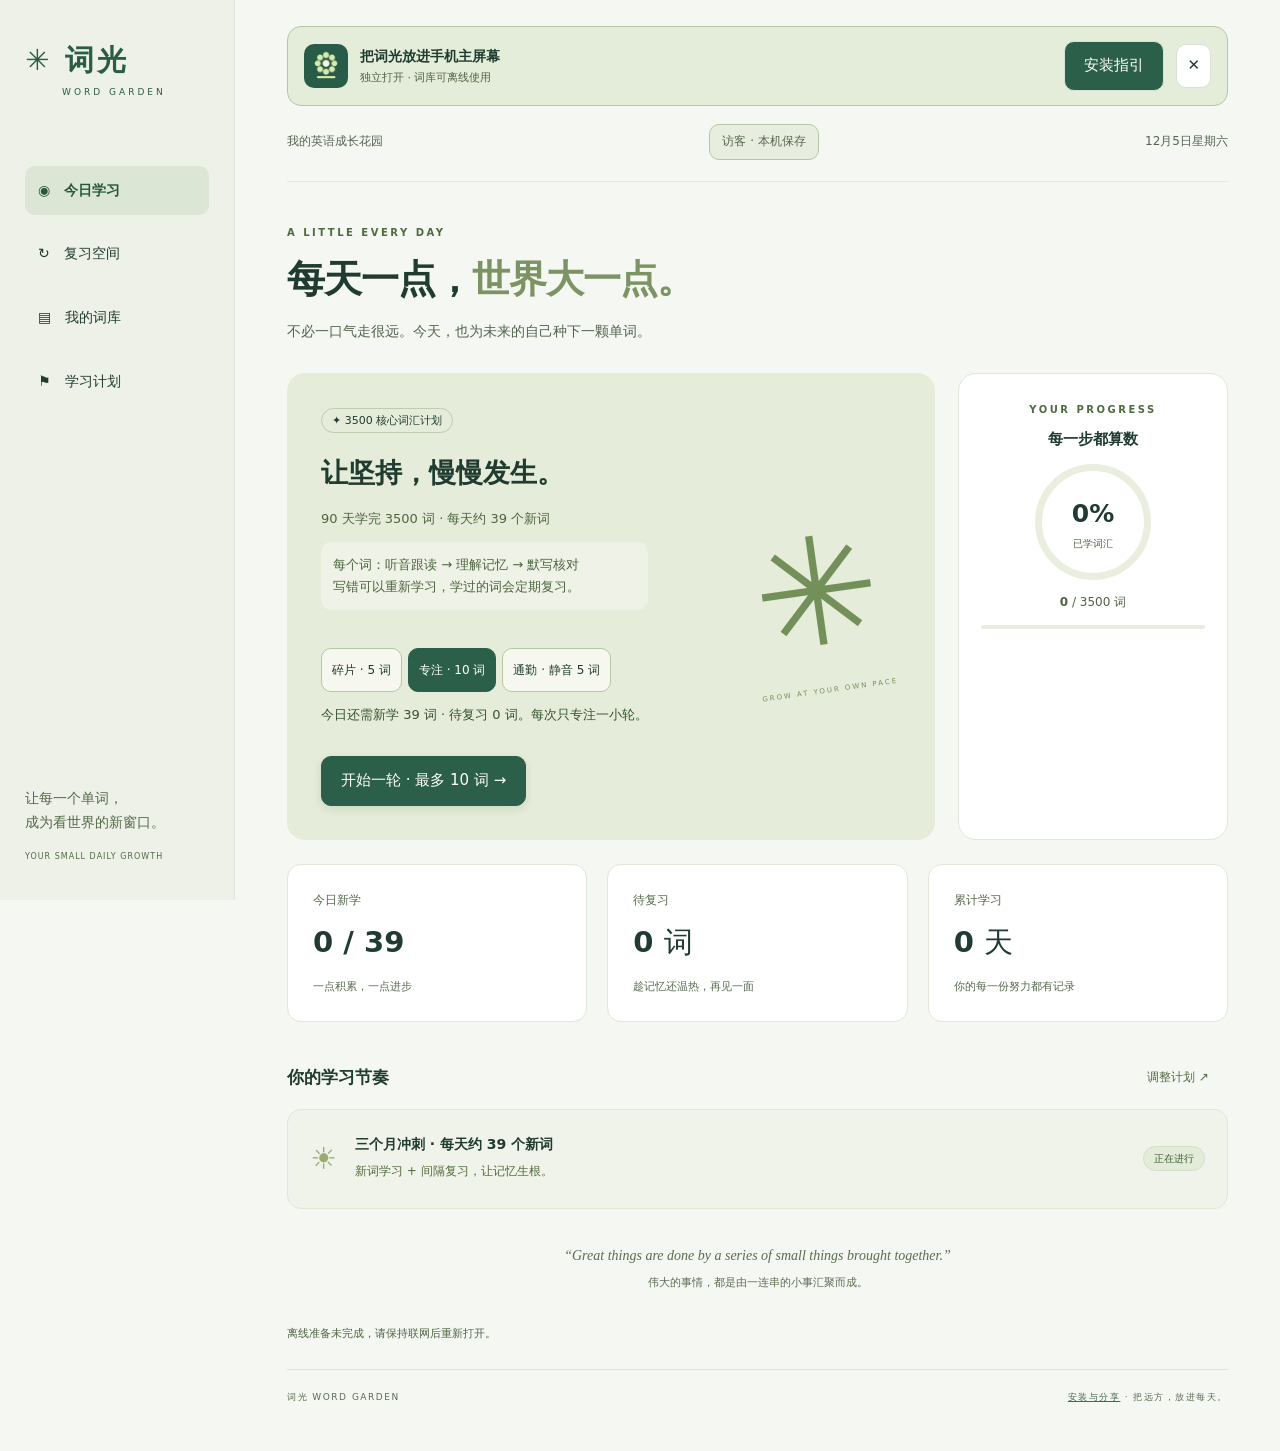
<file: index.html>
<!doctype html><html lang="zh-CN"><head><meta charset="UTF-8"><meta name="viewport" content="width=device-width,initial-scale=1"><meta name="theme-color" content="#285c48"><link rel="manifest" href="manifest.webmanifest"><link rel="apple-touch-icon" href="icons/icon-180.png"><link rel="icon" href="icons/icon-192.png"><meta name="apple-mobile-web-app-capable" content="yes"><meta name="apple-mobile-web-app-status-bar-style" content="default"><meta name="apple-mobile-web-app-title" content="词光"><title>词光 · 每天一点，世界大一点</title><link rel="stylesheet" href="style.css"></head><body><aside><a class="brand" href="#">✳ <b>词光</b><small>WORD GARDEN</small></a><nav><button data-tab="today" class="active">◉　今日学习</button><button data-tab="review">↻　复习空间</button><button data-tab="library">▤　我的词库</button><button data-tab="plan">⚑　学习计划</button></nav><div class="aside-bottom">让每一个单词，<br>成为看世界的新窗口。<small>YOUR SMALL DAILY GROWTH</small></div></aside><main><div id="installBanner" class="install-banner" hidden><img src="icons/icon-192.png" alt="" width="44" height="44"><div><b>把词光放进手机主屏幕</b><small>独立打开 · 词库可离线使用</small></div><button id="installApp">安装指引</button><button id="dismissInstall" aria-label="暂时关闭安装提示">✕</button></div><div id="updateBanner" class="install-banner" hidden role="status"><span>新版本已准备好。先完成本轮学习，再更新。</span><button id="applyUpdate">更新应用</button></div><header><span>我的英语成长花园</span><button id="accountOpen" class="account-button">访客 · 本机保存</button><span class="date"></span></header><section id="today"><div class="eyebrow">A LITTLE EVERY DAY</div><h1>每天一点，<span>世界大一点。</span></h1><p class="intro">不必一口气走很远。今天，也为未来的自己种下一颗单词。</p><div class="dashboard"><article class="hero"><div><span class="pill">✦ 3500 核心词汇计划</span><h2>让坚持，慢慢发生。</h2><p id="heroCopy"></p><p class="learning-help">每个词：听音跟读 → 理解记忆 → 默写核对<br>写错可以重新学习，学过的词会定期复习。</p><div class="practice-modes" role="group" aria-label="选择本次学习场景"><button data-practice="quick">碎片 · 5 词</button><button data-practice="normal">专注 · 10 词</button><button data-practice="commute">通勤 · 静音 5 词</button></div><p id="nextTask" class="next-task" role="status"></p><button class="primary" id="start">开始今日学习　↗</button></div><div class="garden"><i>✳</i><span>GROW AT YOUR OWN PACE</span></div></article><article class="progress-card"><span class="eyebrow">YOUR PROGRESS</span><h3>每一步都算数</h3><div class="ring"><strong id="percent">0%</strong><small>已学词汇</small></div><p><b id="learned">0</b> / 3500 词</p><div class="track"><i id="bar"></i></div></article></div><div class="stats"><article><span>今日新学</span><h2 id="newstat"></h2><small>一点积累，一点进步</small></article><article><span>待复习</span><h2 id="duestat"></h2><small>趁记忆还温热，再见一面</small></article><article><span>累计学习</span><h2 id="daysstat"></h2><small>你的每一份努力都有记录</small></article></div><div class="section-title"><h3>你的学习节奏</h3><button data-tab="plan">调整计划 ↗</button></div><div class="rhythm"><span class="icon">☀</span><div><b id="rhythm"></b><p>新词学习 + 间隔复习，让记忆生根。</p></div><span class="badge">正在进行</span></div><blockquote>“Great things are done by a series of small things brought together.”<small>伟大的事情，都是由一连串的小事汇聚而成。</small></blockquote></section><section id="review" hidden><div class="eyebrow">MAKE IT STICK</div><h1>再见一次，记得更牢。</h1><p class="intro">根据你的掌握情况，在 1、3、7、14、30 天后安排复习。</p><article class="panel"><h2 id="reviewCount"></h2><p>“还不熟”会回到本轮队列；“记住了”进入下一阶段。</p><button class="primary" id="reviewStart">开始复习 ↗</button></article></section><section id="library" hidden><div class="eyebrow">YOUR WORD COLLECTION</div><h1>3500 个词，一整个新世界。</h1><p class="intro">常用词按语料频率排列 · 英汉释义 · 发音 · 学习状态</p><input type="search" id="search" placeholder="搜索英文或中文释义…" aria-label="搜索词库"><select id="filter" aria-label="筛选词汇"><option value="all">全部单词</option><option value="learned">已经学习</option><option value="new">尚未学习</option></select><div id="wordlist"></div><button id="more">加载更多</button><small>词典数据：<a href="https://github.com/skywind3000/ECDICT">ECDICT</a> · <a href="LICENSE-ECDICT">MIT 许可</a>。本词库为常用词集合，并非指定考试大纲。</small></section><section id="plan" hidden><div class="eyebrow">FIND YOUR RHYTHM</div><h1>适合你的，就是好节奏。</h1><p class="intro">选择完成 3500 个新词的时间。复习任务另外安排，计划可以随时调整。</p><div class="plans"><button data-days="90"><span>🌳</span><h2>三个月冲刺</h2><p>90 天 · 每天约 39 个新词</p><small>备考强化，复习和跟读同步进行。</small></button><button data-days="365"><span>🌱</span><h2>一年稳步学</h2><p>365 天 · 每天约 10 个新词</p><small>每天留一点时间，轻松持续。</small></button><button data-days="180"><span>🌿</span><h2>半年加速学</h2><p>180 天 · 每天约 20 个新词</p><small>更集中的练习，更快的积累。</small></button></div><article class="panel"><h3>听读设置</h3><label class="setting-row">自动朗读新单词 <input type="checkbox" id="autoSpeak" checked></label><label class="setting-row">朗读速度 <select id="speechRate"><option value="0.65">慢速</option><option value="0.8" selected>适中</option><option value="1">正常</option></select></label><p>每轮最多 10 个词，随时暂停，下次继续。答错的词会缩短复习间隔。</p><hr><h3>我的学习数据</h3><p>进度保存在当前浏览器或主屏幕应用中。安装、换设备或清理数据前请导出备份，再到新入口导入。</p><button id="export">导出学习备份</button> <label class="import">导入备份<input type="file" id="import" accept="application/json" hidden></label><p id="notice" role="status"></p></article></section><p id="offlineStatus" class="offline-status" role="status">正在准备离线词库…</p><footer>词光 WORD GARDEN <span><a href="install.html">安装与分享</a> · 把远方，放进每天。</span></footer></main><dialog id="study"><div class="study-top"><span id="sessionCount"></span><button id="close" aria-label="结束学习">✕</button></div><div class="study-steps" aria-label="学习步骤"><span data-step="1" class="current" aria-current="step">① 听音跟读</span><span data-step="2">② 理解记忆</span><span data-step="3">③ 默写核对</span></div><progress id="sessionProgress" max="10" value="0" aria-label="本轮完成进度"></progress><div id="card"><span class="eyebrow" id="modeLabel"></span><h2 id="word"></h2><button id="speak" aria-label="播放英文发音">♫ <span id="phonetic"></span></button><div id="answer" hidden><p id="meaning"></p><p id="definition"></p></div><button id="reveal">查看释义</button><div id="grading" hidden><button id="again">还不熟 · 再练一次</button><button class="primary" id="known">记住了 ✓</button></div><div id="speaking" hidden><p>第 1 步：听标准发音并跟读。点“朗读核对”查看是否识别为目标词，再进入记忆。</p><button id="verifySpeech">🎙 朗读核对</button><p id="speechResult" role="status" aria-live="polite"></p><small>语音识别可能通过浏览器的在线服务处理音频，首次使用需允许麦克风。识别匹配不代表发音标准。</small><br><button id="record">● 开始录音</button><audio id="playback" controls hidden></audio><p id="micStatus" role="status"></p><small>录音仅在本设备回听，不上传；不提供自动发音评分。</small></div><div id="spelling" hidden><input id="spell" placeholder="输入刚才的英文单词" autocomplete="off" autocapitalize="off" spellcheck="false"><button class="primary" id="check">检查拼写</button><p id="feedback" role="status"></p><button id="relearn" hidden>重新听读和记忆</button></div></div></dialog><dialog id="finished" class="finish-dialog"><div class="finish-symbol">✓</div><h2>这一小步，完成了。</h2><p id="finishCopy"></p><p id="finishNext"></p><button class="primary" id="continueRound">继续下一轮</button><button id="finishHome">回到首页</button></dialog><dialog id="accountDialog" class="account-dialog"><div class="study-top"><h2>我的账号</h2><button id="accountClose" aria-label="关闭账号页面">✕</button></div><p id="accountStatus" role="status" aria-live="polite"></p><form id="emailForm"><label for="loginEmail">邮箱地址</label><input type="email" id="loginEmail" autocomplete="email" required placeholder="输入你的邮箱"><button class="primary" type="submit" id="sendCode">发送验证邮件</button><small>首次验证后自动创建账号。验证码只输入在这里，不要告诉其他人。</small></form><form id="codeForm" hidden><label for="loginCode">邮箱验证码</label><input id="loginCode" inputmode="numeric" autocomplete="one-time-code" pattern="[0-9]{6,10}" required placeholder="输入邮件里的验证码"><button class="primary" id="verifyCode" type="submit">验证并登录</button><button id="changeEmail" type="button">更换邮箱</button></form><div id="signedIn" hidden><p id="signedEmail"></p><p id="syncStatus" role="status"></p><button id="syncNow">重新检查同步</button><button id="importGuest">将本机访客进度迁入此账号</button><button id="logout">退出登录</button><button id="deleteAccount" class="danger">删除账号和云端数据</button></div><div id="syncConflict" hidden><p>检测到另一个设备更新了进度。为避免覆盖，已暂停上传。你可以先导出本机备份，再选择保留哪份数据。</p><button id="backupAccount">先导出本机备份</button><button id="useCloud">使用云端进度</button><button id="keepLocal">保留本机进度并覆盖云端</button></div><p class="account-note">访客数据和账号数据分别保存。验证邮件及云端进度使用账号服务处理，请阅读 <a href="privacy.html">隐私说明</a>。</p></dialog><script src="auth-config.js"></script><script src="app.js"></script><script src="auth.js"></script><script src="install.js"></script></body></html>
</file>
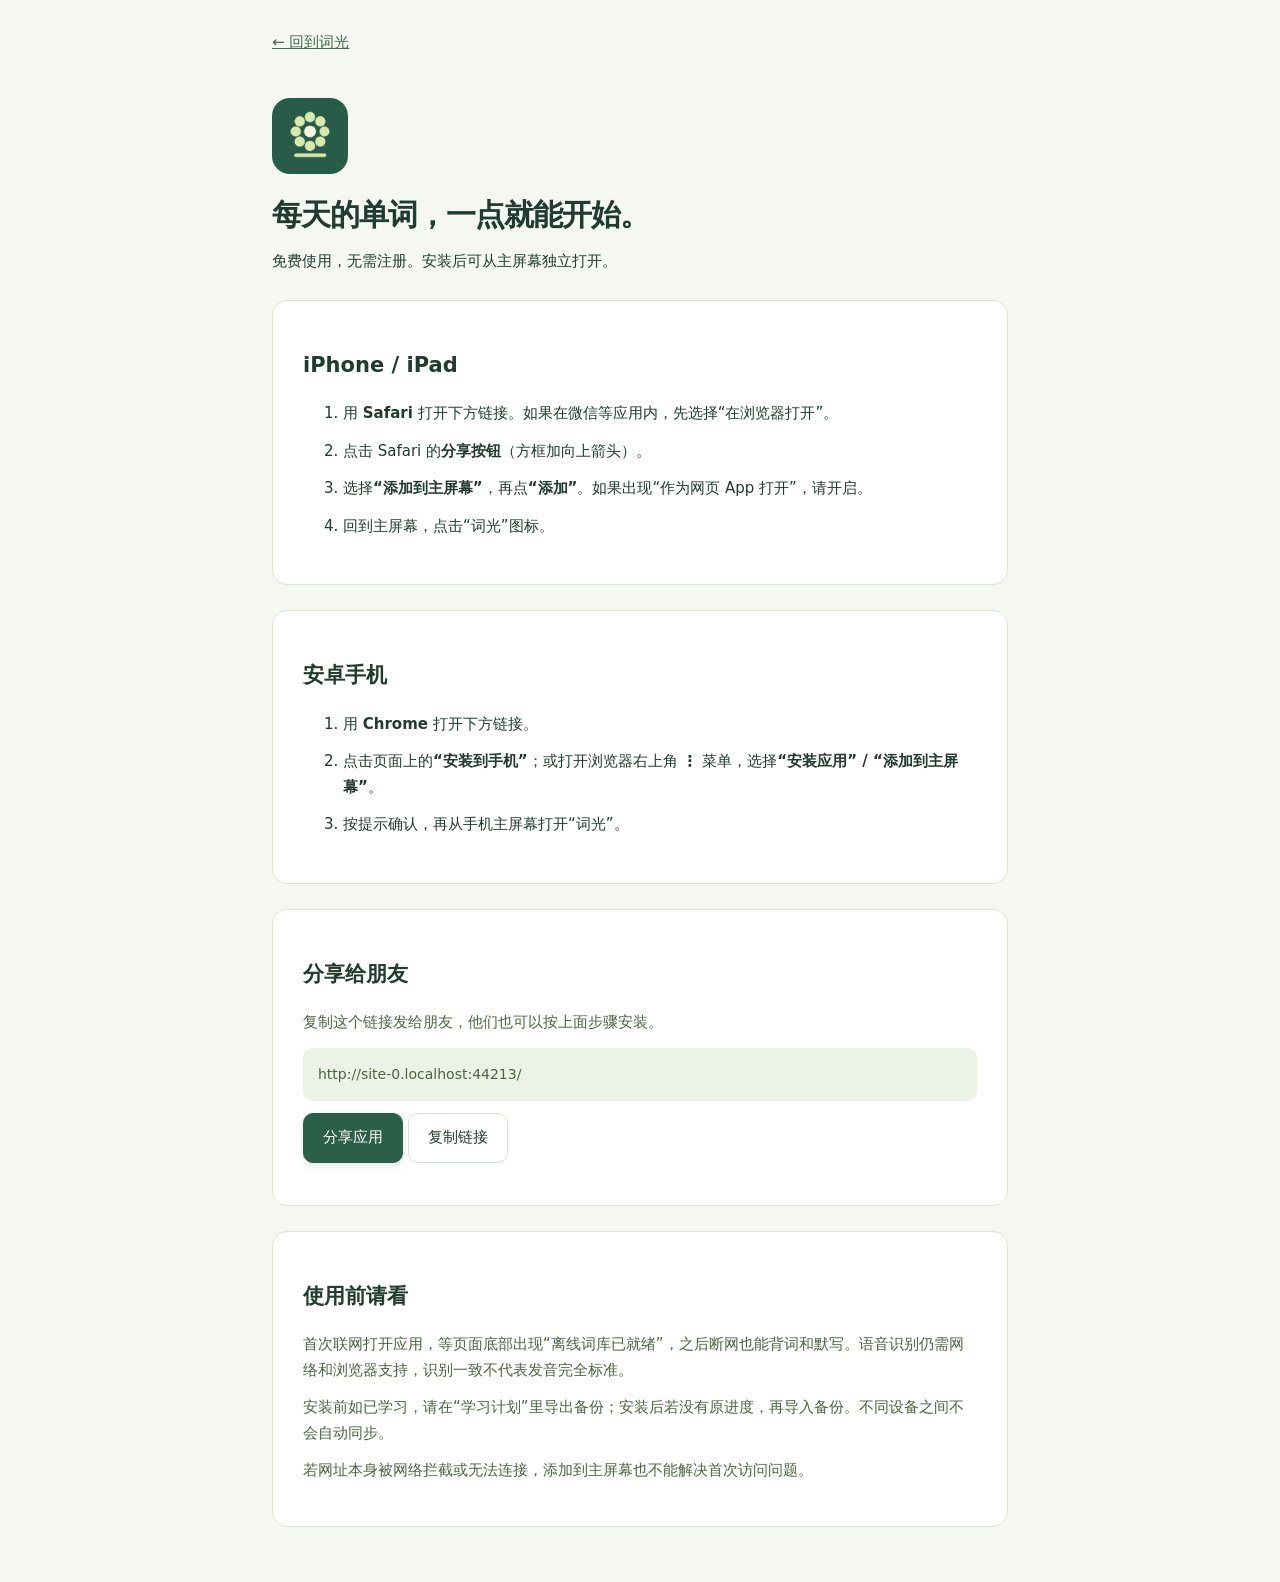
<file: install.html>
<!doctype html><html lang="zh-CN"><head><meta charset="utf-8"><meta name="viewport" content="width=device-width,initial-scale=1"><meta name="theme-color" content="#285c48"><title>安装词光 · 分享给朋友</title><link rel="manifest" href="manifest.webmanifest"><link rel="apple-touch-icon" href="icons/icon-180.png"><link rel="stylesheet" href="style.css"><style>main{margin:auto;max-width:780px;padding:30px 22px}.panel h2{font-size:21px}.panel li{margin:12px 0}.share-url{overflow-wrap:anywhere;background:#edf2e6;padding:15px;border-radius:10px;font-size:14px}.panel p{color:#4d6341}h1{font-size:30px}</style></head><body><main><a href="./">← 回到词光</a><section><img src="icons/icon-192.png" width="76" height="76" style="border-radius:18px" alt="词光应用图标"><h1>每天的单词，一点就能开始。</h1><p>免费使用，无需注册。安装后可从主屏幕独立打开。</p><article class="panel"><h2>iPhone / iPad</h2><ol><li>用 <b>Safari</b> 打开下方链接。如果在微信等应用内，先选择“在浏览器打开”。</li><li>点击 Safari 的<b>分享按钮</b>（方框加向上箭头）。</li><li>选择<b>“添加到主屏幕”</b>，再点<b>“添加”</b>。如果出现“作为网页 App 打开”，请开启。</li><li>回到主屏幕，点击“词光”图标。</li></ol></article><article class="panel"><h2>安卓手机</h2><ol><li>用 <b>Chrome</b> 打开下方链接。</li><li>点击页面上的<b>“安装到手机”</b>；或打开浏览器右上角 <b>⋮</b> 菜单，选择<b>“安装应用” / “添加到主屏幕”</b>。</li><li>按提示确认，再从手机主屏幕打开“词光”。</li></ol></article><article class="panel"><h2>分享给朋友</h2><p>复制这个链接发给朋友，他们也可以按上面步骤安装。</p><p id="url" class="share-url"></p><button id="share" class="primary">分享应用</button> <button id="copy">复制链接</button><p id="message" role="status"></p></article><article class="panel"><h2>使用前请看</h2><p>首次联网打开应用，等页面底部出现“离线词库已就绪”，之后断网也能背词和默写。语音识别仍需网络和浏览器支持，识别一致不代表发音完全标准。</p><p>安装前如已学习，请在“学习计划”里导出备份；安装后若没有原进度，再导入备份。不同设备之间不会自动同步。</p><p>若网址本身被网络拦截或无法连接，添加到主屏幕也不能解决首次访问问题。</p></article></section></main><script>
const url=new URL('./',location.href).href;document.querySelector('#url').textContent=url;
document.querySelector('#copy').onclick=async()=>{try{await navigator.clipboard.writeText(url);document.querySelector('#message').textContent='已复制，可以发给朋友。'}catch{document.querySelector('#message').textContent='请长按上方链接手动复制。'}};
document.querySelector('#share').onclick=async()=>{if(navigator.share){try{await navigator.share({title:'词光 · 3500 英语学习',text:'听音跟读、记忆和默写，每天一点进步。',url})}catch(e){if(e.name!=='AbortError')document.querySelector('#copy').click()}}else document.querySelector('#copy').click()};
</script></body></html>
</file>
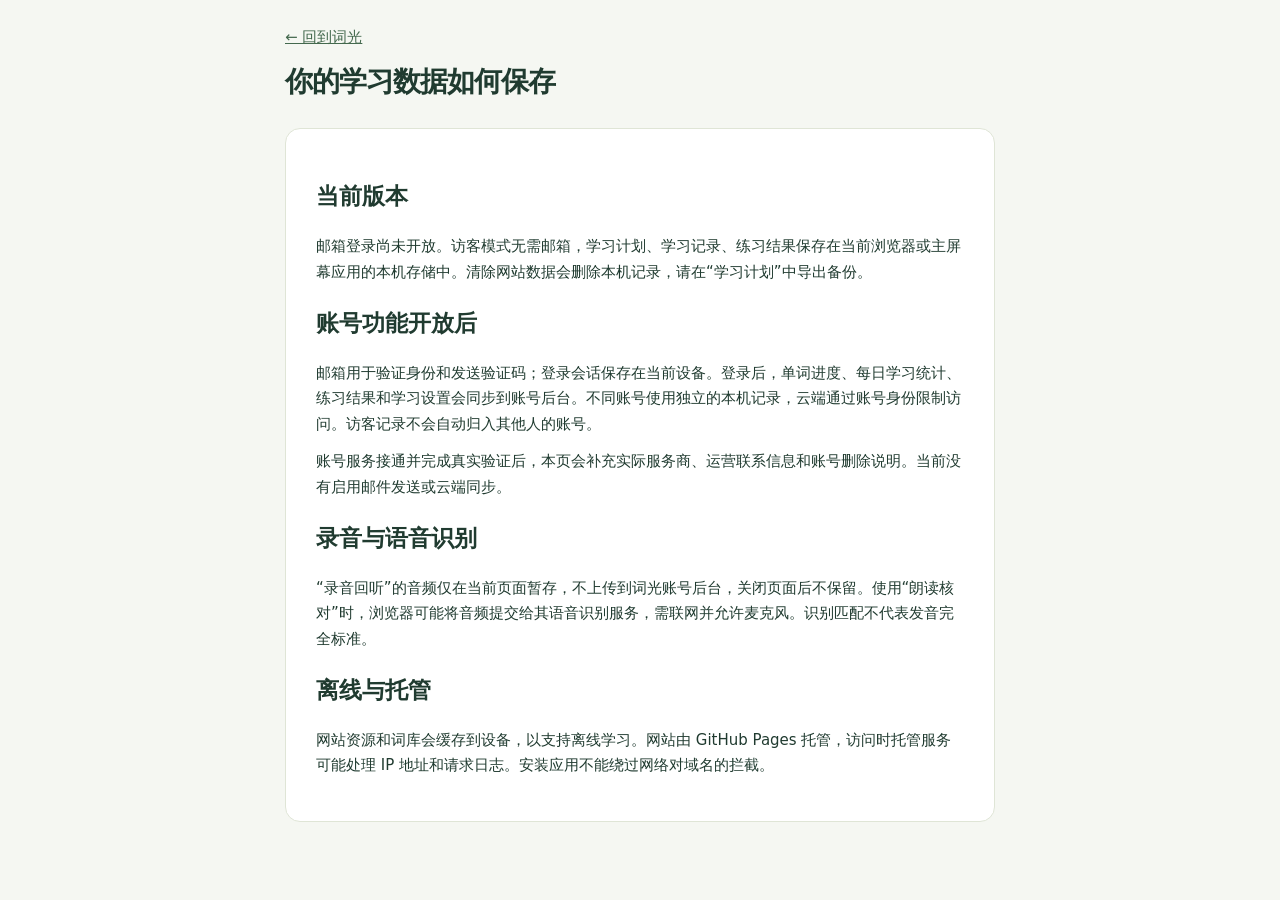
<file: privacy.html>
<!doctype html><html lang="zh-CN"><head><meta charset="utf-8"><meta name="viewport" content="width=device-width,initial-scale=1"><title>词光 · 数据与隐私</title><link rel="stylesheet" href="style.css"><style>main{margin:auto;max-width:760px;padding:25px}h1{font-size:28px}</style></head><body><main><a href="./">← 回到词光</a><h1>你的学习数据如何保存</h1><article class="panel"><h2>当前版本</h2><p>邮箱登录尚未开放。访客模式无需邮箱，学习计划、学习记录、练习结果保存在当前浏览器或主屏幕应用的本机存储中。清除网站数据会删除本机记录，请在“学习计划”中导出备份。</p><h2>账号功能开放后</h2><p>邮箱用于验证身份和发送验证码；登录会话保存在当前设备。登录后，单词进度、每日学习统计、练习结果和学习设置会同步到账号后台。不同账号使用独立的本机记录，云端通过账号身份限制访问。访客记录不会自动归入其他人的账号。</p><p>账号服务接通并完成真实验证后，本页会补充实际服务商、运营联系信息和账号删除说明。当前没有启用邮件发送或云端同步。</p><h2>录音与语音识别</h2><p>“录音回听”的音频仅在当前页面暂存，不上传到词光账号后台，关闭页面后不保留。使用“朗读核对”时，浏览器可能将音频提交给其语音识别服务，需联网并允许麦克风。识别匹配不代表发音完全标准。</p><h2>离线与托管</h2><p>网站资源和词库会缓存到设备，以支持离线学习。网站由 GitHub Pages 托管，访问时托管服务可能处理 IP 地址和请求日志。安装应用不能绕过网络对域名的拦截。</p></article></main></body></html>
</file>
<file: style.css>
*{box-sizing:border-box}body{margin:0;background:#f7f8f3;color:#243c32;font:15px/1.7 system-ui,-apple-system,'Segoe UI',sans-serif}button,input,select{font:inherit}button,.import{cursor:pointer;border:1px solid #d9e1d7;border-radius:10px;padding:11px 19px;background:white;color:inherit}button:hover,.import:hover{background:#e9efe4}button:focus-visible,a:focus-visible,input:focus-visible{outline:3px solid #b0c887;outline-offset:3px}aside{position:fixed;inset:0 auto 0 0;width:235px;background:#edf1e8;border-right:1px solid #e0e6db;padding:36px 25px;display:flex;flex-direction:column}.brand{text-decoration:none;color:#2b5c44;font-size:29px;letter-spacing:3px}.brand small{display:block;font-size:9px;letter-spacing:3px;margin-left:37px}nav{margin-top:65px;display:grid;gap:14px}nav button{text-align:left;background:transparent;border:0;padding:13px;font-size:14px}nav .active{background:#dbe6d4;color:#27583d;font-weight:650}.aside-bottom{margin-top:auto;font-size:14px;color:#7c8c76}.aside-bottom small{display:block;font-size:8px;letter-spacing:1px;margin-top:16px}main{margin-left:235px;max-width:1500px;padding:26px 52px}header{display:flex;justify-content:space-between;border-bottom:1px solid #e4e8dd;padding-bottom:21px;color:#899380;font-size:12px}section{padding-top:42px}.eyebrow{font-size:10px;letter-spacing:2.5px;color:#859372;font-weight:650}h1{font-size:38px;line-height:1.5;letter-spacing:-1px;margin:10px 0}h1 span{color:#7c9363}p{margin:12px 0}.intro{color:#879180;font-size:14px;margin-bottom:30px}.dashboard{display:grid;grid-template-columns:2.4fr 1fr;gap:23px}.hero{background:#e5ecd9;border-radius:18px;padding:34px;display:flex;align-items:center;justify-content:space-between;min-height:270px;overflow:hidden}.hero h2{font-size:27px;margin:17px 0 4px}.hero p{color:#77866a;font-size:13px}.pill{font-size:11px;border:1px solid #bdcdb0;border-radius:20px;padding:5px 10px}.primary{background:#2c5f49;color:white;border-color:#2c5f49}.primary:hover{background:#204d39}.hero button{margin-top:18px}.garden{width:165px;text-align:center;transform:rotate(-8deg);color:#73905a}.garden i{display:block;font-style:normal;font-size:150px;line-height:1.1}.garden span{font-size:7px;letter-spacing:2px}.progress-card{border:1px solid #e1e7d9;border-radius:18px;background:#fff;padding:22px;text-align:center}.progress-card h3{font-size:15px;margin:5px}.ring{width:116px;height:116px;border:7px solid #e9eedf;border-radius:100%;margin:12px auto 0;display:flex;flex-direction:column;justify-content:center}.ring strong{font-size:25px}.ring small{font-size:10px;color:#929a89}.progress-card p{font-size:12px}.track{height:4px;background:#e8eedf;border-radius:10px}.track i{display:block;background:#6c8957;height:4px}.stats{display:grid;grid-template-columns:repeat(3,1fr);gap:20px;margin-top:24px}.stats article{padding:22px 25px;border:1px solid #e1e7d9;background:#fff;border-radius:14px}.stats span{color:#7e8975;font-size:12px}.stats h2{margin:6px 0;font-size:29px;font-weight:550}.stats small{font-size:11px;color:#9aa28e}.section-title{display:flex;justify-content:space-between;align-items:center;margin-top:24px}.section-title h3{font-size:17px}.section-title button{background:none;border:0;font-size:12px;color:#80916e}.rhythm{display:flex;align-items:center;gap:18px;border:1px solid #e0e7d6;border-radius:14px;padding:22px;background:#f0f3e9}.rhythm .icon{font-size:30px;color:#9baa73}.rhythm b{font-size:14px}.rhythm p{font-size:12px;color:#89957a;margin:4px 0}.badge{margin-left:auto;font-size:10px;border:1px solid #d4dec7;border-radius:20px;padding:3px 10px;color:#84966b}blockquote{margin:35px 0;text-align:center;font-family:Georgia,serif;font-style:italic;color:#9aa28d;font-size:14px}blockquote small{display:block;font:11px system-ui;margin-top:8px}footer{display:flex;justify-content:space-between;font-size:9px;letter-spacing:1.5px;border-top:1px solid #e0e6d7;padding:20px 0;color:#97a08b;margin-top:25px}.panel{background:#fff;border:1px solid #dfe5d6;border-radius:15px;padding:30px;margin:25px 0}.plans{display:grid;grid-template-columns:repeat(3,1fr);gap:20px}.plans button{text-align:left;padding:25px}.plans button.selected{border:2px solid #587d46;background:#e7eedc}.plans span{font-size:32px}.plans h2{font-size:21px}.plans small{color:#88947d}input,select{padding:12px;border:1px solid #d9e2d1;border-radius:9px;background:white;color:inherit}#search{width:65%}#wordlist{margin:25px 0}.word-row{display:flex;justify-content:space-between;align-items:center;padding:17px 8px;border-bottom:1px solid #e0e5d8;gap:20px}.word-row b{font-size:18px}.word-row p{font-size:12px;max-width:650px;white-space:pre-line;color:#7b8872;margin:4px 0}.word-row small{color:#86977a}#more{margin-bottom:20px}#library>small{display:block;font-size:11px;color:#89957a}a{color:#44694e}dialog{border:1px solid #dbe3d3;border-radius:22px;width:min(650px,94vw);padding:28px;color:#284333;background:#f9faf4}dialog::backdrop{background:#1e302b99;backdrop-filter:blur(6px)}.study-top{display:flex;justify-content:space-between;align-items:center;color:#8a967e;font-size:12px}#card{text-align:center;padding:30px 10px;min-height:380px}#word{font:50px Georgia,serif;margin:20px 0 5px}#speak{background:none;border:0;color:#7c8e6e}#answer{margin:15px 0;text-align:left;background:#edf2e5;border-radius:10px;padding:18px;white-space:pre-line}#definition{font-size:12px;color:#77836e}#grading{margin-top:20px;display:flex;gap:15px;justify-content:center}#grading[hidden]{display:none}#spelling{margin:20px 0}#spell{max-width:90%;margin-bottom:10px}#feedback{color:#5b7a42}.import{display:inline-block}#notice{font-size:12px}[hidden]{display:none!important}@media(max-width:1050px){aside{width:190px;padding:25px 15px}main{margin-left:190px;padding:25px}.garden{display:none}.hero{padding:25px}.plans{grid-template-columns:1fr}.stats article{padding:15px}}@media(max-width:700px){aside{position:static;width:auto;padding:15px 20px;border:0}.brand{font-size:24px}.brand small,.aside-bottom{display:none}nav{display:flex;margin-top:15px;gap:3px;justify-content:space-between}nav button{font-size:12px;padding:10px 6px}main{margin:0;padding:15px 20px}header{font-size:10px}section{padding-top:25px}h1{font-size:27px}.dashboard{grid-template-columns:1fr}.progress-card{display:none}.hero{min-height:240px}.stats{gap:8px}.stats article{padding:13px 10px}.stats small{font-size:9px}.stats h2{font-size:23px}.intro{font-size:12px}.rhythm{padding:15px;gap:12px}.badge{display:none}blockquote{font-size:12px}.word-row{gap:8px}#grading{flex-direction:column}.date{max-width:140px}}
/* Readable, calm learning palette */
body{color:#203b30;background:#f5f7f2}.intro,header{color:#53664d}.eyebrow{color:#506b40}.hero p{color:#4d653e}.stats span,.stats small{color:#56694c}.rhythm p,.section-title button{color:#526b40}.badge{color:#3f5e2f;background:#e3ecd9}.aside-bottom{color:#536b48}.progress-card .ring small,.progress-card p{color:#506344}.word-row p,#definition{color:#4c6042}.word-row small,#library>small{color:#526b45}blockquote{color:#5b6c50}footer{color:#5b6c50}.study-top{color:#526647}#speak{color:#3e6132}button{min-height:44px;transition:background .15s,box-shadow .15s}button:active{transform:translateY(1px)}button:disabled{cursor:default;opacity:.55}.primary{box-shadow:0 3px 8px #254d3620}.intro{max-width:760px}.study-steps{display:grid;grid-template-columns:repeat(3,1fr);gap:8px;margin:20px 0 8px}.study-steps span{border-radius:8px;background:#e9eee3;color:#53664c;font-size:12px;padding:9px 4px;text-align:center}.study-steps span.current{background:#2c5f49;color:#fff;font-weight:650}#speechResult:not(:empty){background:#e5eddb;padding:14px;border-radius:10px;text-align:left;border-left:4px solid #638b45;color:#2a492b}#speechResult[data-kind="retry"]{background:#fff1da;border-color:#a87924;color:#6e4b15}#feedback:not(:empty){background:#fff1da;padding:12px;border-radius:8px;color:#6e4b15}#speaking small{color:#53664c;display:inline-block;font-size:11px;line-height:1.7}#playback{display:block;margin:12px auto;max-width:100%}#reveal{margin-top:18px;background:#e5eddc;border-color:#a8bf93;font-weight:600}#spelling input{font-size:20px;letter-spacing:1px;width:100%;margin:10px 0 15px}dialog{max-height:92dvh;overflow:auto}#card{padding-top:15px}.learning-help{font-size:12px;color:#53664c;background:#eef2e7;border-radius:10px;padding:12px;margin-bottom:18px}#again{border-color:#b9c7ab}#speaking p:first-child{color:#3d5733}audio{height:44px}@media(max-width:700px){#card{padding:10px 0}dialog{padding:20px}#word{font-size:43px}.study-steps span{font-size:11px}.stats article{min-height:130px}.hero h2{font-size:26px}.stats small{font-size:10px}nav button{min-height:44px}.word-row button{flex-shrink:0}#speaking button{margin:4px 0}.intro{line-height:1.9}}
.install-banner{display:flex;align-items:center;gap:12px;padding:14px 16px;background:#e4edda;border:1px solid #b4c7a0;border-radius:14px;margin-bottom:18px}.install-banner img{border-radius:10px}.install-banner b{font-size:14px}.install-banner small{display:block;color:#4f643f;font-size:11px}.install-banner button:first-of-type{margin-left:auto;white-space:nowrap;background:#2c5f49;color:#fff}.install-banner button:last-child{padding:8px 10px}.offline-status{font-size:11px;color:#4e6443;margin-top:26px}#updateBanner{background:#fff0d5}#updateBanner span{font-size:13px}@media(max-width:700px){.install-banner{flex-wrap:wrap;padding:12px;gap:8px}.install-banner b{font-size:12px}.install-banner button{font-size:12px;padding:8px}.install-banner img{width:36px;height:36px}.install-banner>div{flex:1}.install-banner button:first-of-type{margin-left:0}}
.next-task{font-size:13px!important;color:#35532c!important}.setting-row{display:flex;align-items:center;justify-content:space-between;padding:14px 0;border-bottom:1px solid #e0e7d8;gap:15px}.setting-row input{width:24px;height:24px;accent-color:#2c5f49}#sessionProgress{display:block;width:100%;height:7px;border:0;margin:12px 0;accent-color:#608a42}progress::-webkit-progress-bar{background:#e3eadb;border-radius:8px}progress::-webkit-progress-value{background:#608a42;border-radius:8px}.finish-dialog{text-align:center;padding:35px;max-width:500px}.finish-symbol{width:65px;height:65px;border-radius:100%;background:#deebd0;color:#2c5f49;font-size:35px;margin:0 auto 18px}.finish-dialog p{color:#4d6540}.finish-dialog button{margin:8px 4px}hr{border:0;border-top:1px solid #dde5d3;margin:25px 0}@media(max-width:700px){body:has(dialog[open]){overflow:hidden}.study-top{position:sticky;top:-20px;z-index:2;background:#f9faf4;padding:8px 0}#known,#check,#reveal{min-height:50px}.finish-dialog{padding:25px}}
.practice-modes{display:flex;flex-wrap:wrap;gap:6px;margin-top:20px}.practice-modes button{font-size:12px;padding:8px 10px;min-height:44px;background:#f6f8f0;border-color:#b6c7a4}.practice-modes button.selected{background:#2c5f49;color:#fff;border-color:#2c5f49}.practice-modes button:focus-visible{outline:3px solid #859f5d}
.account-button{font-size:12px;min-height:36px;padding:6px 12px;background:#e8eedf;border-color:#b6c7a4}.account-dialog{max-width:560px}.account-dialog form{display:grid;gap:12px;margin:20px 0}.account-dialog form input{width:100%}.account-dialog small,.account-note{font-size:12px;color:#526748}.account-dialog button{margin:5px 0}.account-dialog #signedIn button{display:block;width:100%}.account-dialog h2{font-size:20px}.account-dialog #syncConflict{padding:18px;background:#fff0d6;border-radius:10px;margin:18px 0}.account-dialog .danger{color:#8c3232;border-color:#b78d8d}header{align-items:center;gap:10px;flex-wrap:wrap}#accountStatus{padding:12px;background:#edf2e5;border-radius:10px}
</file>
